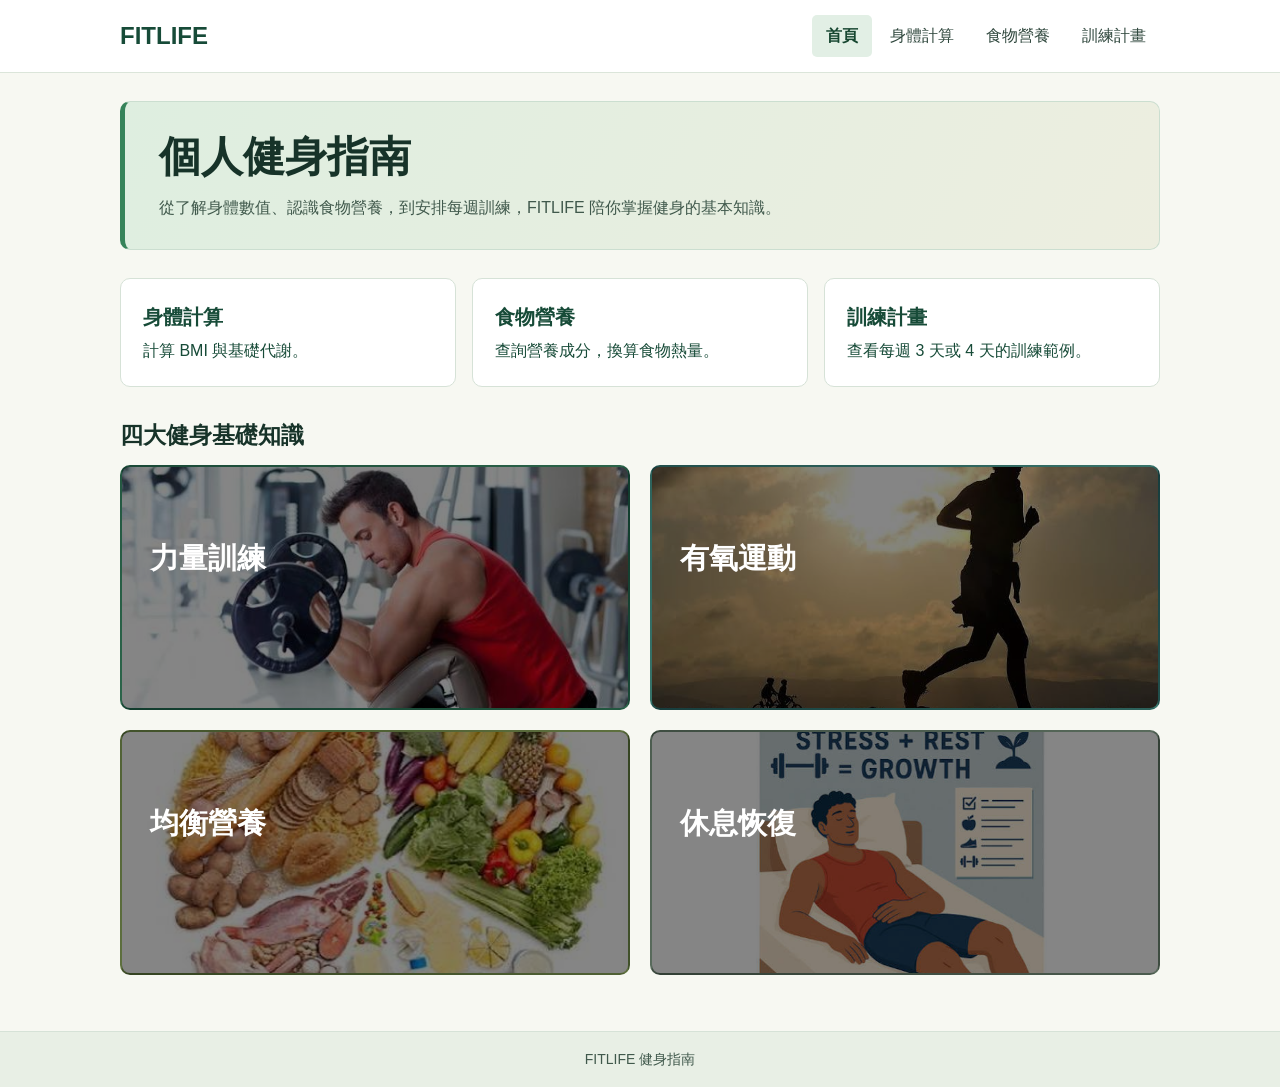
<file: index.html>
<!DOCTYPE html>
<html lang="zh-Hant">
<head>
    <meta charset="UTF-8">
    <meta name="viewport" content="width=device-width, initial-scale=1.0">
    <title>首頁｜FITLIFE</title>
    <link rel="stylesheet" href="style.css">
</head>
<body>
    <header class="site-header">
        <div class="container header-content">
            <a class="site-name" href="index.html">FITLIFE</a>
            <nav>
                <a href="index.html" aria-current="page">首頁</a>
                <a href="body.html">身體計算</a>
                <a href="food.html">食物營養</a>
                <a href="training.html">訓練計畫</a>
            </nav>
        </div>
    </header>

    <main class="container">
        <section class="page-intro">
            <h1>個人健身指南</h1>
            <p>從了解身體數值、認識食物營養，到安排每週訓練，FITLIFE 陪你掌握健身的基本知識。</p>
        </section>

        <div class="home-links">
            <a class="panel home-link" href="body.html">
                <strong>身體計算</strong>
                <span>計算 BMI 與基礎代謝。</span>
            </a>
            <a class="panel home-link" href="food.html">
                <strong>食物營養</strong>
                <span>查詢營養成分，換算食物熱量。</span>
            </a>
            <a class="panel home-link" href="training.html">
                <strong>訓練計畫</strong>
                <span>查看每週 3 天或 4 天的訓練範例。</span>
            </a>
        </div>

        <section class="fitness-basics">
            <h2>四大健身基礎知識</h2>
            
            <div class="basics-grid">
                <article class="photo-card basics-card strength-card" tabindex="0">
                    <img class="card-photo" src="images/力量訓練.jpg" alt="力量訓練示意圖">
                    <h3 class="card-title">力量訓練</h3>
                    <p class="card-description">利用自體重量、啞鈴或彈力帶提供阻力。可以從椅子坐站、伏地挺身或划船開始，先熟悉動作，再逐步增加阻力或次數。</p>
                </article>
                <article class="photo-card basics-card cardio-card" tabindex="0">
                    <img class="card-photo" src="images/有氧運動.jpg" alt="有氧運動示意圖">
                    <h3 class="card-title">有氧運動</h3>
                    <p class="card-description">快走、騎車和游泳都是常見的有氧活動。中等強度下，呼吸會比平常快，但通常還能交談。可以先從容易持續的活動開始。</p>
                </article>
                <article class="photo-card basics-card balance-card" tabindex="0">
                    <img class="card-photo" src="images/均衡營養.jpg" alt="均衡飲食示意圖">
                    <h3 class="card-title">均衡營養</h3>
                    <p class="card-description">把全穀雜糧、蔬果與豆魚蛋肉搭配起來，並適量攝取油脂。碳水化合物提供活動能量，蛋白質是身體修復組織的原料。</p>
                </article>
                <article class="photo-card basics-card rest-card" tabindex="0">
                    <img class="card-photo" src="images/恢復休息.jpg" alt="休息與恢復示意圖">
                    <h3 class="card-title">休息恢復</h3>
                    <p class="card-description">在訓練日之間安排休息，並維持規律的睡眠。休息日可以散步或做輕鬆的活動，讓下一次訓練更容易維持原本的節奏。</p>
                </article>
            </div>
        </section>
    </main>

    <footer class="site-footer">FITLIFE 健身指南</footer>
</body>
</html>
</file>
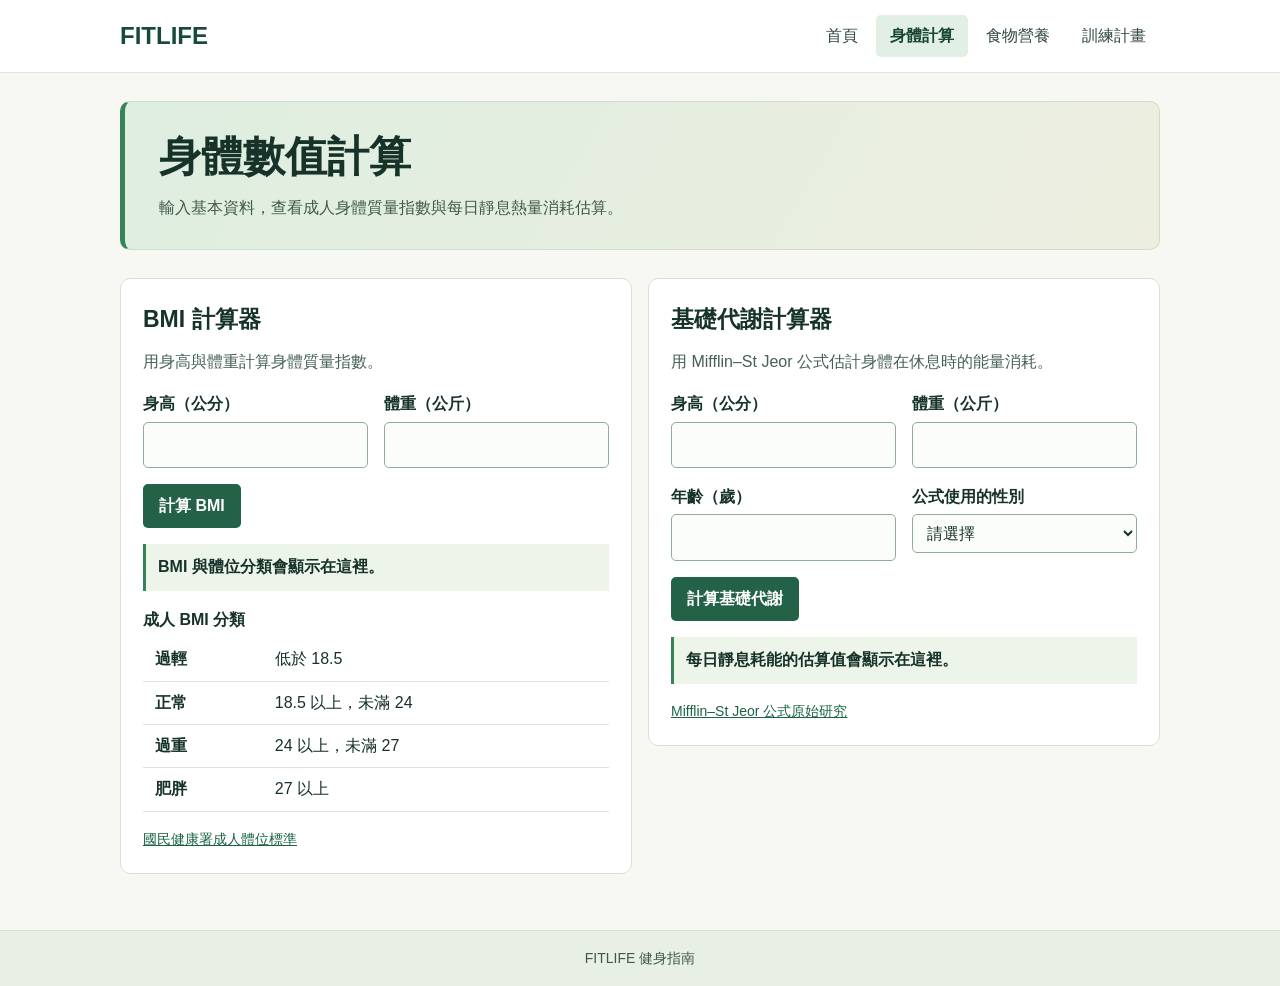
<file: body.html>
<!DOCTYPE html>
<html lang="zh-Hant">
<head>
    <meta charset="UTF-8">
    <meta name="viewport" content="width=device-width, initial-scale=1.0">
    <title>身體計算｜FITLIFE</title>
    <link rel="stylesheet" href="style.css">
</head>
<body>
    <header class="site-header">
        <div class="container header-content">
            <a class="site-name" href="index.html">FITLIFE</a>
            <nav>
                <a href="index.html">首頁</a>
                <a href="body.html" aria-current="page">身體計算</a>
                <a href="food.html">食物營養</a>
                <a href="training.html">訓練計畫</a>
            </nav>
        </div>
    </header>

    <main class="container">
        <section class="page-intro">
            <h1>身體數值計算</h1>
            <p>輸入基本資料，查看成人身體質量指數與每日靜息熱量消耗估算。</p>
        </section>

        <div class="calculator-grid">
            <section class="panel">
                <h2>BMI 計算器</h2>
                <p class="muted">用身高與體重計算身體質量指數。</p>
                
                <form onsubmit="calculateBMI(); return false;">
                    <div class="form-grid">
                        <div class="field">
                            <label for="bmi-height">身高（公分）</label>
                            <input id="bmi-height" type="number" min="0.1" step="any" required>
                        </div>
                        <div class="field">
                            <label for="bmi-weight">體重（公斤）</label>
                            <input id="bmi-weight" type="number" min="0.1" step="any" required>
                        </div>
                    </div>
                    <button class="action-button" type="submit">計算 BMI</button>
                </form>
                <p class="result" id="bmi-result" role="status">BMI 與體位分類會顯示在這裡。</p>
                <table class="bmi-table">
                    <caption>成人 BMI 分類</caption>
                    <tbody>
                        <tr><th scope="row">過輕</th><td>低於 18.5</td></tr>
                        <tr><th scope="row">正常</th><td>18.5 以上，未滿 24</td></tr>
                        <tr><th scope="row">過重</th><td>24 以上，未滿 27</td></tr>
                        <tr><th scope="row">肥胖</th><td>27 以上</td></tr>
                    </tbody>
                </table>
                <p class="source"><a href="https://www.hpa.gov.tw/Pages/List.aspx?nodeid=1757">國民健康署成人體位標準</a></p>
            </section>

            <section class="panel">
                <h2>基礎代謝計算器</h2>
                <p class="muted">用 Mifflin–St Jeor 公式估計身體在休息時的能量消耗。</p>
                <form onsubmit="calculateBMR(); return false;">
                    <div class="form-grid">
                        <div class="field">
                            <label for="bmr-height">身高（公分）</label>
                            <input id="bmr-height" type="number" min="0.1" step="any" required>
                        </div>
                        <div class="field">
                            <label for="bmr-weight">體重（公斤）</label>
                            <input id="bmr-weight" type="number" min="0.1" step="any" required>
                        </div>
                        <div class="field">
                            <label for="bmr-age">年齡（歲）</label>
                            <input id="bmr-age" type="number" min="18" step="1" required>
                        </div>
                        <div class="field">
                            <label for="bmr-sex">公式使用的性別</label>
                            <select id="bmr-sex" required>
                                <option value="">請選擇</option>
                                <option value="male">男</option>
                                <option value="female">女</option>
                            </select>
                        </div>
                    </div>
                    <button class="action-button" type="submit">計算基礎代謝</button>
                </form>
                <p class="result" id="bmr-result" role="status">每日靜息耗能的估算值會顯示在這裡。</p>
                <p class="source"><a href="https://pubmed.ncbi.nlm.nih.gov/2305711/">Mifflin–St Jeor 公式原始研究</a></p>
            </section>
        </div>
    </main>

    <footer class="site-footer">FITLIFE 健身指南</footer>
    <script src="script.js"></script>
</body>
</html>
</file>
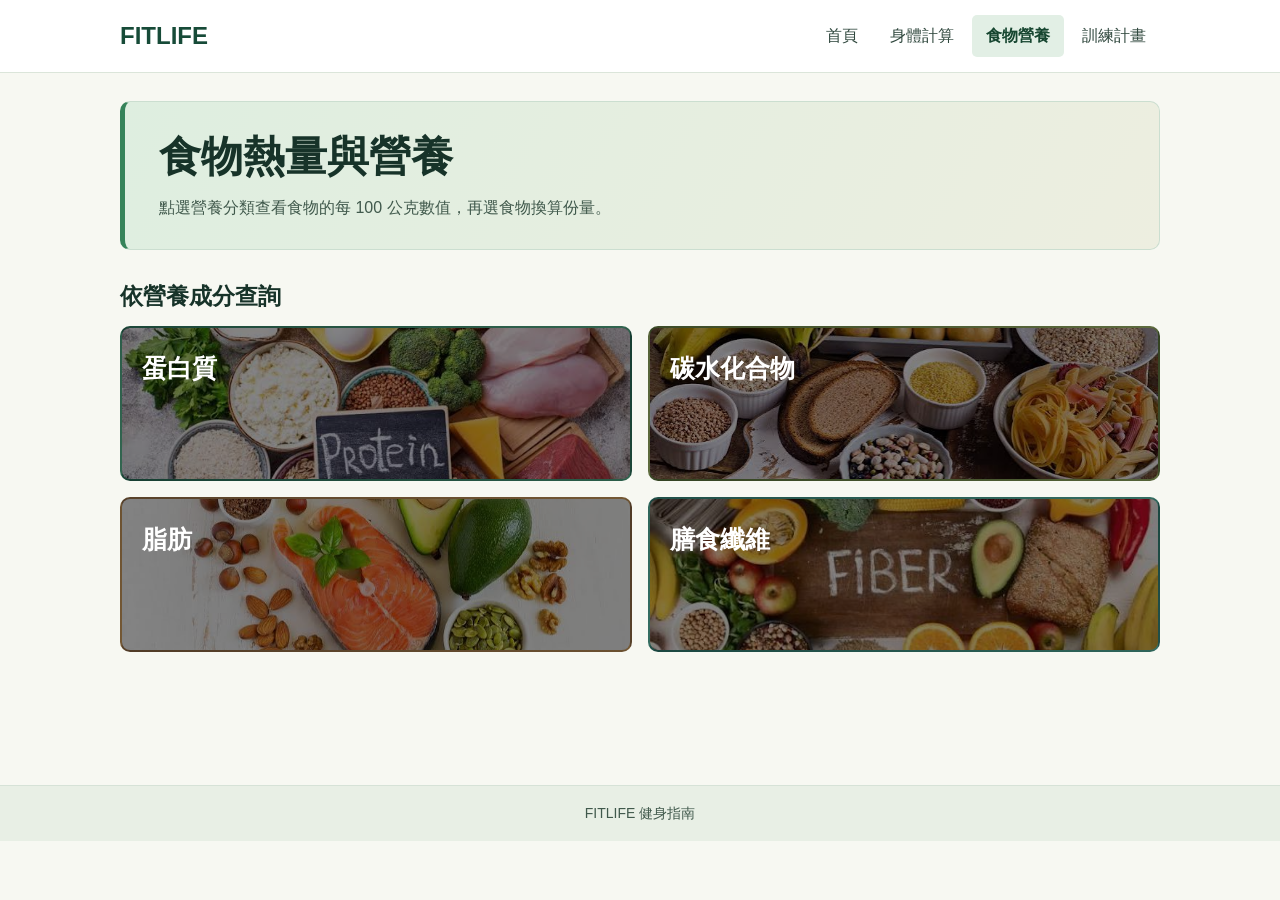
<file: food.html>
<!DOCTYPE html>
<html lang="zh-Hant">
<head>
    <meta charset="UTF-8">
    <meta name="viewport" content="width=device-width, initial-scale=1.0">
    <title>食物營養｜FITLIFE</title>
    <link rel="stylesheet" href="style.css">
</head>
<body>
    <header class="site-header">
        <div class="container header-content">
            <a class="site-name" href="index.html">FITLIFE</a>
            <nav>
                <a href="index.html">首頁</a>
                <a href="body.html">身體計算</a>
                <a href="food.html" aria-current="page">食物營養</a>
                <a href="training.html">訓練計畫</a>
            </nav>
        </div>
    </header>

    <main class="container">
        <section class="page-intro">
            <h1>食物熱量與營養</h1>
            <p>點選營養分類查看食物的每 100 公克數值，再選食物換算份量。</p>
        </section>

        <section>
            <h2>依營養成分查詢</h2>
            <ul class="nutrient-grid" role="list">
                <li>
                    <button type="button" class="photo-card" id="button-protein"
                            aria-controls="nutrition-protein" aria-pressed="false" onclick="showNutrition('protein')">
                        <img class="card-photo" src="images/蛋白質.jpg" alt="蛋白質來源食物示意圖">
                        <span class="card-title" id="nutrient-label-protein">蛋白質</span>
                        <span class="card-description">提供胺基酸，幫助身體建立和修復肌肉等組織。</span>
                    </button>
                </li>
                <li>
                    <button type="button" class="photo-card" id="button-carbs"
                            aria-controls="nutrition-carbs" aria-pressed="false" onclick="showNutrition('carbs')">
                        <img class="card-photo" src="images/碳水.jpg" alt="碳水化合物來源食物示意圖">
                        <span class="card-title" id="nutrient-label-carbs">碳水化合物</span>
                        <span class="card-description">消化後可提供葡萄糖，供應身體活動所需的能量。</span>
                    </button>
                </li>
                <li>
                    <button type="button" class="photo-card" id="button-fat"
                            aria-controls="nutrition-fat" aria-pressed="false" onclick="showNutrition('fat')">
                        <img class="card-photo" src="images/脂肪.jpg" alt="脂肪來源食物示意圖">
                        <span class="card-title" id="nutrient-label-fat">脂肪</span>
                        <span class="card-description">提供能量，也幫助吸收維生素 A、D、E、K。</span>
                    </button>
                </li>
                <li>
                    <button type="button" class="photo-card" id="button-fiber"
                            aria-controls="nutrition-fiber" aria-pressed="false" onclick="showNutrition('fiber')">
                        <img class="card-photo" src="images/膳食纖維.jpg" alt="膳食纖維來源食物示意圖">
                        <span class="card-title" id="nutrient-label-fiber">膳食纖維</span>
                        <span class="card-description">幫助維持排便規律，也能增加飽足感。</span>
                    </button>
                </li>
            </ul>
        </section>

        <section class="panel nutrition-details" id="nutrition-details" hidden>
            <h2>食物營養表</h2>
            <p class="muted">數值以每 100 公克可食部分為基準。食材按烹調前的重量計算，白飯用熟重，橄欖油、花生醬和巧克力用成品重量。</p>
            <p class="muted">重量比 22.5% 表示每 100 公克食物含 22.5 公克該營養素。</p>

            
            <table class="data-table" id="nutrition-protein" hidden>
                <caption>蛋白質來源</caption>
                <thead>
                    <tr><th scope="col">食物</th><th scope="col">熱量（大卡）</th><th scope="col">蛋白質（重量比）</th></tr>
                </thead>
                <tbody>
                    <tr>
                        <td>
                            <button type="button" class="food-choice" id="chicken-name" onclick="selectFood('chicken')">鷄胸肉</button>
                        </td>
                        <td id="chicken-calories">120</td>
                        <td><span id="chicken-nutrient">22.5</span>%</td>
                    </tr>
                    <tr>
                        <td>
                            <button type="button" class="food-choice" id="chicken-thigh-name" onclick="selectFood('chicken-thigh')">鷄腿肉（去皮）</button>
                        </td>
                        <td id="chicken-thigh-calories">121</td>
                        <td><span id="chicken-thigh-nutrient">19.7</span>%</td>
                    </tr>
                    <tr>
                        <td>
                            <button type="button" class="food-choice" id="beef-name" onclick="selectFood('beef')">牛肉</button>
                        </td>
                        <td id="beef-calories">137</td>
                        <td><span id="beef-nutrient">21.4</span>%</td>
                    </tr>
                    <tr>
                        <td>
                            <button type="button" class="food-choice" id="pork-name" onclick="selectFood('pork')">豬肉</button>
                        </td>
                        <td id="pork-calories">128</td>
                        <td><span id="pork-nutrient">20.7</span>%</td>
                    </tr>
                    <tr>
                        <td>
                            <button type="button" class="food-choice" id="shrimp-name" onclick="selectFood('shrimp')">蝦仁</button>
                        </td>
                        <td id="shrimp-calories">85</td>
                        <td><span id="shrimp-nutrient">20.1</span>%</td>
                    </tr>
                    <tr>
                        <td>
                            <button type="button" class="food-choice" id="egg-name" onclick="selectFood('egg')">鷄蛋</button>
                        </td>
                        <td id="egg-calories">143</td>
                        <td><span id="egg-nutrient">12.6</span>%</td>
                    </tr>
                </tbody>
            </table>

            <div id="nutrition-carbs" hidden>
                <div class="carb-intro">
                    <h3>快碳和慢碳有什麼差異？</h3>
                    <p><strong>快碳</strong>通常指消化吸收較快的碳水化合物，常見於部分精製澱粉。</p>
                    <p><strong>慢碳</strong>通常指消化吸收較慢的碳水化合物，常見於纖維較多、加工較少的食物。</p>
                    <p>這裡用兩組食材方便查找。紫米、馬鈴薯和麵條的升糖速度會因品種、加工和料理方式而異。</p>
                </div>

                <div class="choice-buttons">
                    <button type="button" class="action-button" id="carb-button-fast" aria-controls="table-fast-carbs"
                            aria-pressed="true" onclick="showCarbTable('fast')">快碳</button>
                    <button type="button" class="action-button" id="carb-button-slow" aria-controls="table-slow-carbs"
                            aria-pressed="false" onclick="showCarbTable('slow')">慢碳</button>
                </div>

                <table class="data-table" id="table-fast-carbs">
                    <caption>快碳食物</caption>
                    <thead>
                        <tr><th scope="col">食物</th><th scope="col">熱量（大卡）</th><th scope="col">碳水化合物（重量比）</th></tr>
                    </thead>
                    <tbody>
                        <tr>
                            <td>
                                <button type="button" class="food-choice" id="rice-name" onclick="selectFood('rice')">白米飯</button>
                            </td>
                            <td id="rice-calories">130</td>
                            <td><span id="rice-nutrient">28.2</span>%</td>
                        </tr>
                        <tr>
                            <td>
                                <button type="button" class="food-choice" id="wheat-noodles-name" onclick="selectFood('wheat-noodles')">面</button>
                            </td>
                            <td id="wheat-noodles-calories">384</td>
                            <td><span id="wheat-noodles-nutrient">71.3</span>%</td>
                        </tr>
                    </tbody>
                </table>

                <table class="data-table" id="table-slow-carbs" hidden>
                    <caption>慢碳食物</caption>
                    <thead>
                        <tr><th scope="col">食物</th><th scope="col">熱量（大卡）</th><th scope="col">碳水化合物（重量比）</th></tr>
                    </thead>
                    <tbody>
                        <tr>
                            <td>
                                <button type="button" class="food-choice" id="purple-rice-name" onclick="selectFood('purple-rice')">紫米</button>
                            </td>
                            <td id="purple-rice-calories">350</td>
                            <td><span id="purple-rice-nutrient">70.1</span>%</td>
                        </tr>
                        <tr>
                            <td>
                                <button type="button" class="food-choice" id="potato-name" onclick="selectFood('potato')">馬鈴薯</button>
                            </td>
                            <td id="potato-calories">77</td>
                            <td><span id="potato-nutrient">17.5</span>%</td>
                        </tr>
                        <tr>
                            <td>
                                <button type="button" class="food-choice" id="oats-name" onclick="selectFood('oats')">燕麥</button>
                            </td>
                            <td id="oats-calories">389</td>
                            <td><span id="oats-nutrient">66.3</span>%</td>
                        </tr>
                    </tbody>
                </table>
            </div>

            <table class="data-table" id="nutrition-fat" hidden>
                <caption>脂肪來源</caption>
                <thead>
                    <tr><th scope="col">食物</th><th scope="col">熱量（大卡）</th><th scope="col">脂肪（重量比）</th></tr>
                </thead>
                <tbody>
                    <tr>
                        <td>
                            <button type="button" class="food-choice" id="oil-name" onclick="selectFood('oil')">橄欖油</button>
                        </td>
                        <td id="oil-calories">884</td>
                        <td><span id="oil-nutrient">100</span>%</td>
                    </tr>
                    <tr>
                        <td>
                            <button type="button" class="food-choice" id="peanuts-name" onclick="selectFood('peanuts')">生花生</button>
                        </td>
                        <td id="peanuts-calories">567</td>
                        <td><span id="peanuts-nutrient">49.2</span>%</td>
                    </tr>
                    <tr>
                        <td>
                            <button type="button" class="food-choice" id="peanut-butter-name" onclick="selectFood('peanut-butter')">花生醬</button>
                        </td>
                        <td id="peanut-butter-calories">598</td>
                        <td><span id="peanut-butter-nutrient">51.4</span>%</td>
                    </tr>
                    <tr>
                        <td>
                            <button type="button" class="food-choice" id="chocolate-name" onclick="selectFood('chocolate')">純巧克力（無糖）</button>
                        </td>
                        <td id="chocolate-calories">642</td>
                        <td><span id="chocolate-nutrient">52.3</span>%</td>
                    </tr>
                    <tr>
                        <td>
                            <button type="button" class="food-choice" id="avocado-name" onclick="selectFood('avocado')">酪梨</button>
                        </td>
                        <td id="avocado-calories">160</td>
                        <td><span id="avocado-nutrient">14.7</span>%</td>
                    </tr>
                </tbody>
            </table>

            <table class="data-table" id="nutrition-fiber" hidden>
                <caption>膳食纖維來源</caption>
                <thead>
                    <tr><th scope="col">食物</th><th scope="col">熱量（大卡）</th><th scope="col">膳食纖維（重量比）</th></tr>
                </thead>
                <tbody>
                    <tr>
                        <td>
                            <button type="button" class="food-choice" id="cauliflower-name" onclick="selectFood('cauliflower')">花椰菜</button>
                        </td>
                        <td id="cauliflower-calories">25</td>
                        <td><span id="cauliflower-nutrient">2.0</span>%</td>
                    </tr>
                    <tr>
                        <td>
                            <button type="button" class="food-choice" id="spinach-name" onclick="selectFood('spinach')">菠菜</button>
                        </td>
                        <td id="spinach-calories">23</td>
                        <td><span id="spinach-nutrient">2.2</span>%</td>
                    </tr>
                    <tr>
                        <td>
                            <button type="button" class="food-choice" id="carrot-name" onclick="selectFood('carrot')">胡蘿蔔</button>
                        </td>
                        <td id="carrot-calories">41</td>
                        <td><span id="carrot-nutrient">2.8</span>%</td>
                    </tr>
                    <tr>
                        <td>
                            <button type="button" class="food-choice" id="cabbage-name" onclick="selectFood('cabbage')">高麗菜</button>
                        </td>
                        <td id="cabbage-calories">25</td>
                        <td><span id="cabbage-nutrient">2.5</span>%</td>
                    </tr>
                </tbody>
            </table>

            <section class="portion-calculator">
                <h3>份量換算</h3>
                <p class="muted" id="selected-food" role="status">請先點選表格中的食物名稱。</p>
                <form class="portion-form" onsubmit="calculateCalories(); return false;">
                    <div class="field">
                        <label for="food-weight">食物份量（公克）</label>
                        <input id="food-weight" type="number" min="0.1" step="any" required>
                    </div>
                    <button class="action-button" type="submit">換算熱量與營養</button>
                </form>
                <p class="result" id="calorie-result" role="status">這份食物的熱量與營養含量會顯示在這裡。</p>
            </section>

            <p class="source">數值為參考值，實際營養成分會因品種、部位和品牌而異。</p>
            <p class="source">
                <a href="https://fdc.nal.usda.gov/">美國農業部食品成分資料庫</a> ·
                <a href="https://data.gov.tw/dataset/8543">食藥署食物營養成分資料（紫米）</a>
            </p>
        </section>
    </main>

    <footer class="site-footer">FITLIFE 健身指南</footer>
    <script src="script.js"></script>
</body>
</html>
</file>
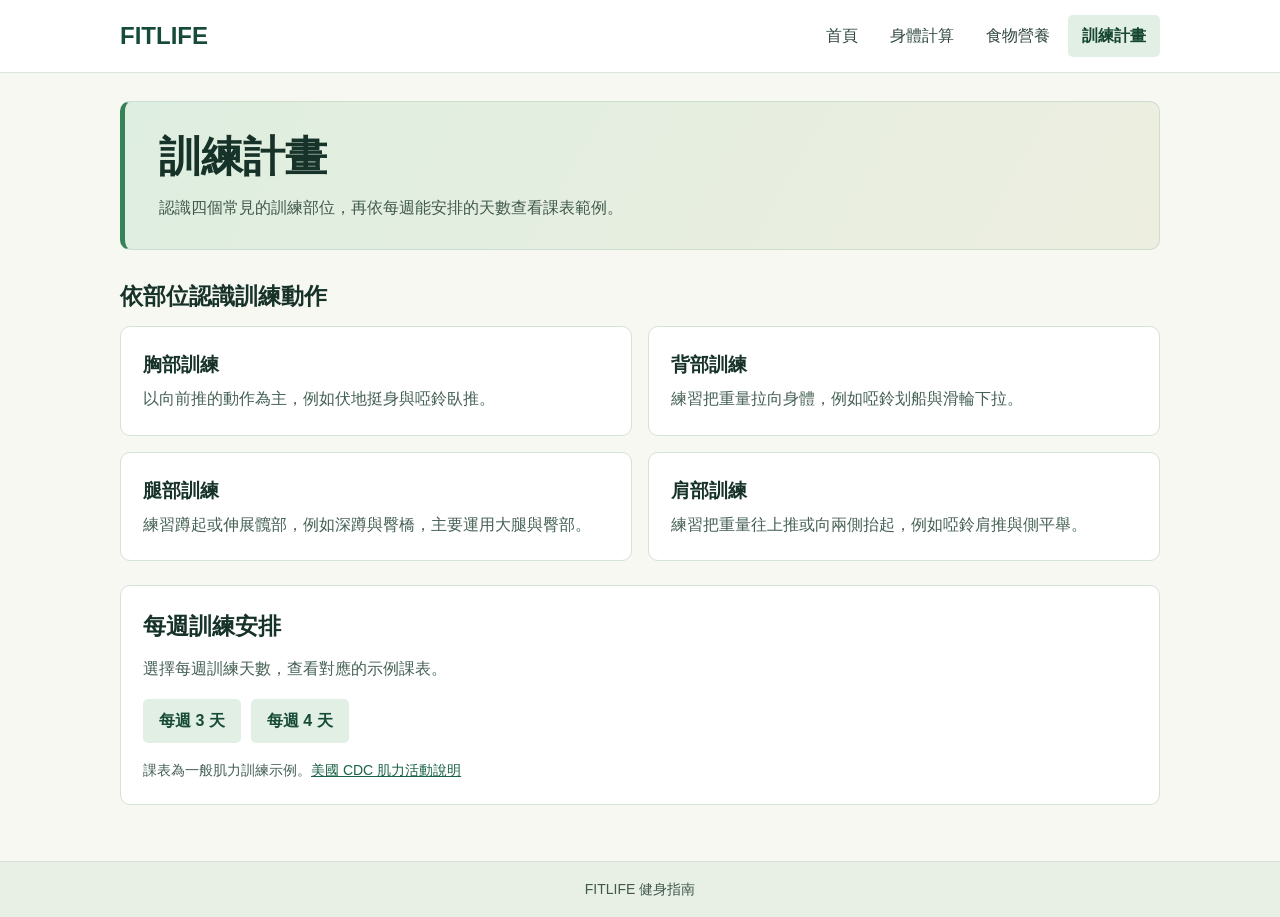
<file: training.html>
<!DOCTYPE html>
<html lang="zh-Hant">
<head>
    <meta charset="UTF-8">
    <meta name="viewport" content="width=device-width, initial-scale=1.0">
    <title>訓練計畫｜FITLIFE</title>
    <link rel="stylesheet" href="style.css">
</head>
<body>
    <header class="site-header">
        <div class="container header-content">
            <a class="site-name" href="index.html">FITLIFE</a>
            <nav>
                <a href="index.html">首頁</a>
                <a href="body.html">身體計算</a>
                <a href="food.html">食物營養</a>
                <a href="training.html" aria-current="page">訓練計畫</a>
            </nav>
        </div>
    </header>

    <main class="container">
        <section class="page-intro">
            <h1>訓練計畫</h1>
            <p>認識四個常見的訓練部位，再依每週能安排的天數查看課表範例。</p>
        </section>

        <section>
            <h2>依部位認識訓練動作</h2>
            <div class="training-grid">
                <div class="panel training-card">
                    <h3>胸部訓練</h3>
                    <p>以向前推的動作為主，例如伏地挺身與啞鈴臥推。</p>
                </div>
                <div class="panel training-card">
                    <h3>背部訓練</h3>
                    <p>練習把重量拉向身體，例如啞鈴划船與滑輪下拉。</p>
                </div>
                <div class="panel training-card">
                    <h3>腿部訓練</h3>
                    <p>練習蹲起或伸展髖部，例如深蹲與臀橋，主要運用大腿與臀部。</p>
                </div>
                <div class="panel training-card">
                    <h3>肩部訓練</h3>
                    <p>練習把重量往上推或向兩側抬起，例如啞鈴肩推與側平舉。</p>
                </div>
            </div>
        </section>

        <section class="panel training-plan">
            <h2>每週訓練安排</h2>
            <p class="muted">選擇每週訓練天數，查看對應的示例課表。</p>
            <div class="choice-buttons">
                <button type="button" class="action-button" id="plan-button-three" aria-controls="plan-three"
                        aria-pressed="false" onclick="showTrainingPlan(3)">每週 3 天</button>
                <button type="button" class="action-button" id="plan-button-four" aria-controls="plan-four"
                        aria-pressed="false" onclick="showTrainingPlan(4)">每週 4 天</button>
            </div>

            <table class="data-table" id="plan-three" hidden>
                <caption>每週 3 天課表</caption>
                <thead>
                    <tr>
                        <th scope="col">星期</th>
                        <th scope="col">部位</th>
                        <th scope="col">示例動作</th>
                    </tr>
                </thead>
                <tbody>
                    <tr><th scope="row">週一</th><td>胸部、肩部</td><td>伏地挺身、啞鈴臥推、啞鈴肩推</td></tr>
                    <tr><th scope="row">週三</th><td>背部</td><td>啞鈴划船、滑輪下拉</td></tr>
                    <tr><th scope="row">週五</th><td>腿部</td><td>深蹲、臀橋</td></tr>
                </tbody>
            </table>

            <table class="data-table" id="plan-four" hidden>
                <caption>每週 4 天課表</caption>
                <thead>
                    <tr>
                        <th scope="col">星期</th>
                        <th scope="col">部位</th>
                        <th scope="col">示例動作</th>
                    </tr>
                </thead>
                <tbody>
                    <tr><th scope="row">週一</th><td>胸部</td><td>伏地挺身、啞鈴臥推</td></tr>
                    <tr><th scope="row">週二</th><td>背部</td><td>啞鈴划船、滑輪下拉</td></tr>
                    <tr><th scope="row">週四</th><td>腿部</td><td>深蹲、臀橋</td></tr>
                    <tr><th scope="row">週六</th><td>肩部</td><td>啞鈴肩推、側平舉</td></tr>
                </tbody>
            </table>

            <p class="source">課表為一般肌力訓練示例。<a href="https://www.cdc.gov/physical-activity-basics/adding-adults/what-counts.html">美國 CDC 肌力活動說明</a></p>
        </section>
    </main>

    <footer class="site-footer">FITLIFE 健身指南</footer>
    <script src="script.js"></script>
</body>
</html>
</file>
<file: style.css>
* {
    box-sizing: border-box;
}

body {
    margin: 0;
    background-color: #f7f8f2;
    color: #173329;
    font-family: "Microsoft JhengHei", "Noto Sans TC", Arial, sans-serif;
    line-height: 1.65;
}

.container {
    width: 92%;
    max-width: 1040px;
    margin: 0 auto;
}

.site-header {
    background-color: #ffffff;
    border-bottom: 1px solid #dbe5da;
}

.header-content {
    display: flex;
    justify-content: space-between;
    align-items: center;
    gap: 16px;
    min-height: 72px;
}

.site-name {
    color: #174b38;
    font-size: 24px;
    font-weight: bold;
    text-decoration: none;
}

nav {
    display: flex;
    gap: 4px;
}

nav a {
    padding: 8px 14px;
    border-radius: 5px;
    color: #30483e;
    text-decoration: none;
    transition: background-color 0.2s;
}

nav a[aria-current="page"] {
    background-color: #e2efe5;
    color: #164630;
    font-weight: bold;
}

nav a:hover,
nav a:focus-visible {
    background-color: #1b6246;
    color: #ffffff;
}

main {
    min-height: 76vh;
    padding-bottom: 56px;
}

.page-intro {
    margin: 28px 0;
    padding: 28px 34px;
    border: 1px solid #cbded0;
    border-left: 5px solid #36835a;
    border-radius: 10px;
    background: linear-gradient(120deg, #deeee0, #edeee0);
}

h1, h2, h3, p {
    margin-top: 0;
}

h1 {
    margin-bottom: 0;
    font-size: 42px;
    line-height: 1.3;
}

.page-intro p {
    margin: 10px 0 0;
    color: #40594c;
}

h2 {
    margin-bottom: 10px;
    font-size: 23px;
}

h3 {
    margin-bottom: 6px;
    font-size: 19px;
}

.panel {
    padding: 22px;
    border: 1px solid #d6e2d7;
    border-radius: 10px;
    background-color: #ffffff;
}

.calculator-grid,
.form-grid,
.nutrient-grid,
.basics-grid,
.training-grid {
    display: grid;
    grid-template-columns: 1fr 1fr;
    gap: 16px;
}

.calculator-grid {
    align-items: start;
}

.home-links {
    display: grid;
    grid-template-columns: 1fr 1fr 1fr;
    gap: 16px;
}

.home-link {
    color: #174b38;
    text-decoration: none;
}

.home-link strong {
    display: block;
    margin-bottom: 4px;
    font-size: 20px;
}

.home-link:hover,
.home-link:focus-visible {
    border-color: #36835a;
    background-color: #edf5eb;
}

.fitness-basics {
    margin-top: 30px;
}

.basics-grid {
    gap: 20px;
}

.training-card p {
    margin-bottom: 0;
    color: #456054;
}

.training-plan {
    margin-top: 24px;
}

.choice-buttons {
    display: flex;
    flex-wrap: wrap;
    gap: 10px;
    margin-bottom: 16px;
}

.choice-buttons .action-button[aria-pressed="false"] {
    background-color: #e2efe5;
    color: #174b38;
}

.choice-buttons .action-button:hover {
    background-color: #164633;
    color: #ffffff;
}

.form-grid {
    margin-bottom: 16px;
}

.field label {
    display: block;
    margin-bottom: 4px;
    font-weight: bold;
}

.field input,
.field select {
    width: 100%;
    min-width: 0;
    padding: 9px 10px;
    border: 1px solid #91ac9a;
    border-radius: 5px;
    background-color: #fbfdfa;
    color: #173329;
    font: inherit;
}

.action-button,
button.photo-card,
.food-choice {
    cursor: pointer;
    font: inherit;
}

.action-button {
    padding: 9px 16px;
    border: 0;
    border-radius: 5px;
    background-color: #236247;
    color: #fff;
    font-weight: bold;
}

.action-button:hover {
    background-color: #164633;
}

a:focus-visible,
button:focus-visible,
input:focus-visible,
select:focus-visible {
    outline: 3px solid #a45815;
    outline-offset: 3px;
}

.result {
    margin: 16px 0;
    padding: 10px 12px;
    border-left: 3px solid #36835a;
    background-color: #edf5eb;
    font-weight: bold;
}

.muted,
.source {
    color: #456054;
}

.source {
    margin-bottom: 0;
    font-size: 14px;
}

.source a,
.food-choice {
    color: #1a6345;
    text-decoration: underline;
}

.source a:hover,
.food-choice:hover {
    color: #113c2d;
}

.bmi-table,
.data-table {
    width: 100%;
    border-collapse: collapse;
    margin-bottom: 16px;
}

table caption {
    margin-bottom: 5px;
    color: #173329;
    font-weight: bold;
    text-align: left;
}

.bmi-table th,
.bmi-table td,
.data-table th,
.data-table td {
    padding: 8px 12px;
    border-bottom: 1px solid #dbe5da;
    text-align: left;
}

.data-table thead {
    background-color: #e2efe5;
}

.nutrient-grid {
    margin: 0;
    padding: 0;
    list-style: none;
}

.photo-card {
    position: relative;
    display: flex;
    flex-direction: column;
    align-items: flex-start;
    width: 100%;
    min-height: 155px;
    padding: 20px;
    overflow: hidden;
    border: 2px solid transparent;
    border-radius: 10px;
    background: linear-gradient(135deg, #163e32, #326650);
    color: #ffffff;
    text-align: left;
}

#button-carbs {
    background: linear-gradient(135deg, #334222, #5e6c3e);
}

#button-fat {
    background: linear-gradient(135deg, #503b27, #745834);
}

#button-fiber {
    background: linear-gradient(135deg, #1b4741, #356e62);
}

.basics-card {
    min-height: 245px;
    padding: 28px;
    justify-content: center;
}

.strength-card {
    background: linear-gradient(135deg, #113b2d, #2c654a);
}

.cardio-card {
    background: linear-gradient(135deg, #173d3d, #37746a);
}

.balance-card {
    background: linear-gradient(135deg, #344321, #5e703e);
}

.rest-card {
    background: linear-gradient(135deg, #323f35, #596b5c);
}


.card-photo {
    position: absolute;
    top: 0;
    left: 0;
    width: 100%;
    height: 100%;
    object-fit: cover;
    filter: brightness(0.52);
    transition: filter 0.2s;
}

.card-title,
.card-description {
    position: relative;
    display: block;
}

.card-title {
    margin: 0;
    font-size: 25px;
    font-weight: bold;
}

.card-description {
    margin: 6px 0 0;
    opacity: 0;
    transition: opacity 0.2s;
}

.photo-card:hover {
    border-color: #8dab91;
}

.photo-card:hover .card-photo,
.photo-card:focus-visible .card-photo,
.photo-card[aria-pressed="true"] .card-photo {
    filter: brightness(0.4) blur(5px);
}

.photo-card:hover .card-description,
.photo-card:focus-visible .card-description,
.photo-card[aria-pressed="true"] .card-description {
    opacity: 1;
}

.photo-card[aria-pressed="true"] {
    outline: 3px solid #39875f;
    outline-offset: 3px;
}

.basics-card:focus-visible {
    outline: 3px solid #a45815;
    outline-offset: 3px;
}

.basics-card .card-title {
    font-size: 29px;
}

.nutrition-details {
    margin-top: 28px;
}

.carb-intro {
    margin-bottom: 18px;
    padding: 14px;
    border-left: 3px solid #36835a;
    background-color: #edf5eb;
}

.carb-intro p {
    margin-bottom: 6px;
}

.carb-intro p:last-child {
    margin-bottom: 0;
}

.food-choice {
    padding: 0;
    border: 0;
    background: none;
    text-align: left;
}

.portion-calculator {
    margin-top: 24px;
}

.portion-form {
    display: flex;
    align-items: end;
    flex-wrap: wrap;
    gap: 12px;
}

.portion-form .field {
    width: 180px;
}

.site-footer {
    padding: 16px;
    border-top: 1px solid #d6e2d7;
    background-color: #e8efe5;
    color: #40594c;
    font-size: 14px;
    text-align: center;
}

@media (max-width: 650px) {
    .header-content {
        flex-direction: column;
        gap: 4px;
        padding: 10px 0;
    }

    nav a {
        padding: 7px 8px;
        font-size: 14px;
    }

    .page-intro {
        margin: 20px 0;
        padding: 19px 16px;
    }

    h1 {
        font-size: 31px;
    }

    .calculator-grid,
    .home-links {
        grid-template-columns: 1fr;
    }

    .panel {
        padding: 14px;
    }

    .photo-card {
        padding: 12px;
    }

    .card-title,
    .basics-card .card-title {
        font-size: 20px;
    }

    .basics-grid {
        gap: 12px;
    }

    .basics-card {
        min-height: 220px;
        font-size: 14px;
    }

    .data-table th,
    .data-table td {
        padding: 6px;
        font-size: 14px;
    }
}

@media (hover: none) {
    .basics-card .card-description {
        opacity: 1;
    }

    .basics-card .card-photo {
        filter: brightness(0.4);
    }
}

@media (prefers-reduced-motion: reduce) {
    .card-photo,
    .card-description {
        transition: none;
    }
}
</file>
